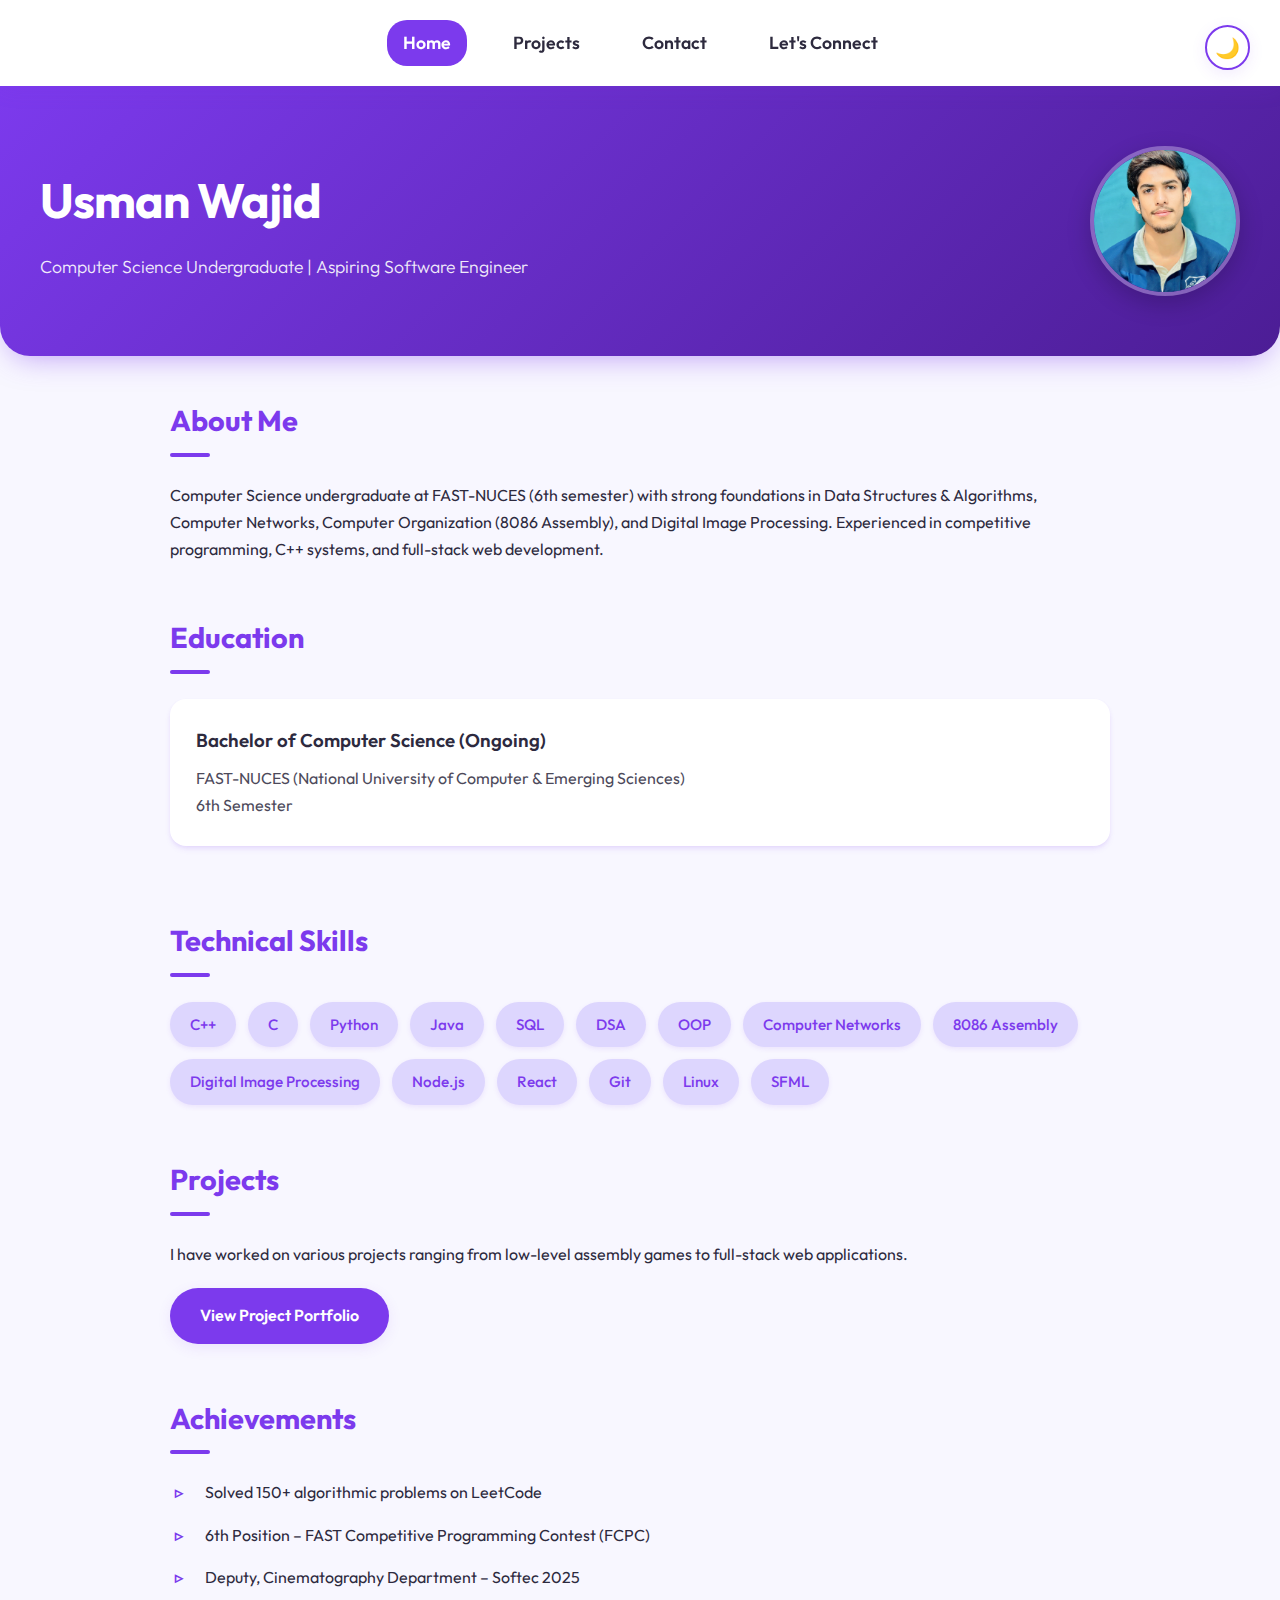
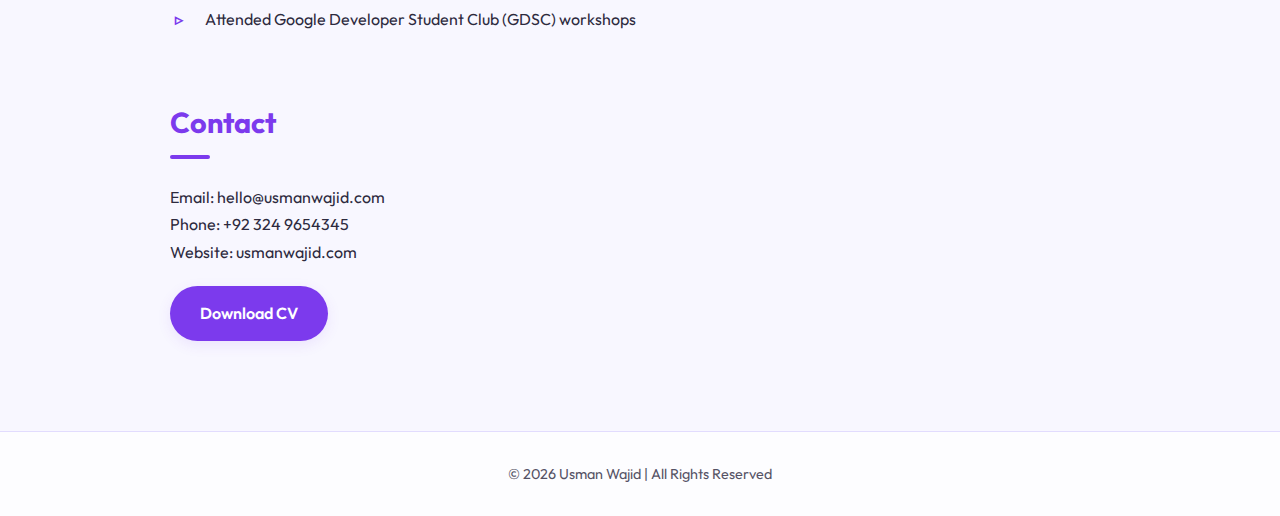
<file: index.html>
<!DOCTYPE html>
<html lang="en">

<head>
    <meta charset="UTF-8">
    <meta name="viewport" content="width=device-width, initial-scale=1.0">
    <title>Usman Wajid | CV</title>
    <!-- Google Fonts: Outfit -->
    <link rel="preconnect" href="https://fonts.googleapis.com">
    <link rel="preconnect" href="https://fonts.gstatic.com" crossorigin>
    <link href="https://fonts.googleapis.com/css2?family=Outfit:wght@300;400;500;600;700&display=swap" rel="stylesheet">
    <link rel="stylesheet" href="css/style.css">
</head>

<body>

    <!-- Dark / Light Toggle -->
    <input type="checkbox" id="theme-toggle">
    <label for="theme-toggle" class="theme-btn">🌙</label>

    <!-- NAVIGATION -->
    <nav class="nav-bar">
        <a href="index.html" class="nav-link active">Home</a>
        <a href="projects.html" class="nav-link">Projects</a>
        <a href="contact.html" class="nav-link">Contact</a>
        <a href="connect.html" class="nav-link">Let's Connect</a>
    </nav>

    <div class="page">

        <!-- HEADER -->
        <header class="header reveal">
            <div class="header-text">
                <h1>Usman Wajid</h1>
                <p>Computer Science Undergraduate | Aspiring Software Engineer</p>
            </div>
            <img src="images/usman.JPG" alt="Usman Wajid" class="profile-pic">
        </header>

        <!-- ABOUT -->
        <section class="section reveal">
            <h2>About Me</h2>
            <p>
                Computer Science undergraduate at FAST-NUCES (6th semester) with strong
                foundations in Data Structures & Algorithms, Computer Networks, Computer
                Organization (8086 Assembly), and Digital Image Processing. Experienced in
                competitive programming, C++ systems, and full-stack web development.
            </p>
        </section>

        <!-- EDUCATION -->
        <section class="section reveal">
            <h2>Education</h2>
            <div class="card">
                <h3>Bachelor of Computer Science (Ongoing)</h3>
                <p>FAST-NUCES (National University of Computer & Emerging Sciences)</p>
                <p>6th Semester</p>
            </div>
        </section>

        <!-- SKILLS -->
        <section class="section reveal">
            <h2>Technical Skills</h2>
            <ul class="skills">
                <li>C++</li>
                <li>C</li>
                <li>Python</li>
                <li>Java</li>
                <li>SQL</li>
                <li>DSA</li>
                <li>OOP</li>
                <li>Computer Networks</li>
                <li>8086 Assembly</li>
                <li>Digital Image Processing</li>
                <li>Node.js</li>
                <li>React</li>
                <li>Git</li>
                <li>Linux</li>
                <li>SFML</li>
            </ul>
        </section>

        <!-- PROJECTS -->
        <section class="section reveal">
            <h2>Projects</h2>
            <p style="margin-bottom: 20px;">I have worked on various projects ranging from low-level assembly games to
                full-stack web applications.</p>
            <a href="projects.html" class="download-btn" style="margin-top: 0;">View Project Portfolio</a>
        </section>

        <!-- ACHIEVEMENTS -->
        <section class="section reveal">
            <h2>Achievements</h2>
            <ul class="list">
                <li>Solved 150+ algorithmic problems on LeetCode</li>
                <li>6th Position – FAST Competitive Programming Contest (FCPC)</li>
                <li>Deputy, Cinematography Department – Softec 2025</li>
                <li>Attended Google Developer Student Club (GDSC) workshops</li>
            </ul>
        </section>

        <!-- CONTACT -->
        <section class="section reveal">
            <h2>Contact</h2>
            <p>Email: hello@usmanwajid.com</p>
            <p>Phone: +92 324 9654345</p>
            <p>Website: usmanwajid.com</p>

            <a href="Usman_Wajid_CV.pdf" download class="download-btn">
                Download CV
            </a>
        </section>

        <!-- FOOTER -->
        <footer class="footer reveal">
            © 2026 Usman Wajid | All Rights Reserved
        </footer>

    </div>
    <script src="js/animations.js"></script>
</body>

</html>
</file>
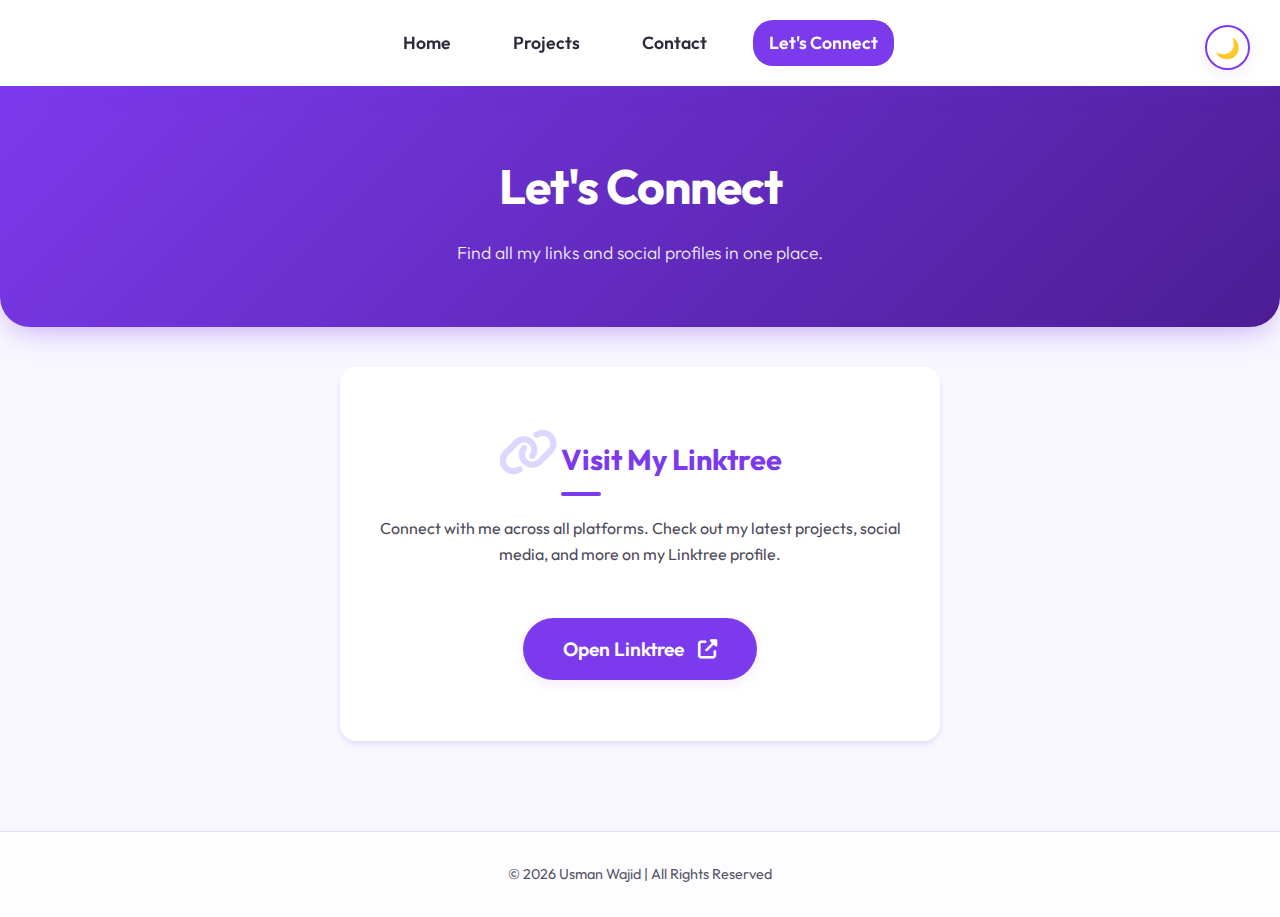
<file: connect.html>
<!DOCTYPE html>
<html lang="en">

<head>
    <meta charset="UTF-8">
    <meta name="viewport" content="width=device-width, initial-scale=1.0">
    <title>Let's Connect | Usman Wajid</title>
    <!-- Google Fonts: Outfit -->
    <link rel="preconnect" href="https://fonts.googleapis.com">
    <link rel="preconnect" href="https://fonts.gstatic.com" crossorigin>
    <link href="https://fonts.googleapis.com/css2?family=Outfit:wght@300;400;500;600;700&display=swap" rel="stylesheet">
    <link rel="stylesheet" href="css/style.css">
    <!-- Font Awesome for Social Icons -->
    <link rel="stylesheet" href="https://cdnjs.cloudflare.com/ajax/libs/font-awesome/6.5.1/css/all.min.css">
</head>

<body>

    <!-- Dark / Light Toggle -->
    <input type="checkbox" id="theme-toggle">
    <label for="theme-toggle" class="theme-btn">🌙</label>

    <!-- NAVIGATION -->
    <nav class="nav-bar">
        <a href="index.html" class="nav-link">Home</a>
        <a href="projects.html" class="nav-link">Projects</a>
        <a href="contact.html" class="nav-link">Contact</a>
        <a href="connect.html" class="nav-link active">Let's Connect</a>
    </nav>

    <div class="page">

        <!-- HEADER -->
        <header class="header reveal">
            <div class="header-text" style="width: 100%; text-align: center;">
                <h1>Let's Connect</h1>
                <p>Find all my links and social profiles in one place.</p>
            </div>
        </header>

        <!-- CONTENT -->
        <section class="section reveal">
            <div class="card" style="text-align: center; max-width: 600px; margin: 0 auto; padding: 60px 20px;">
                <i class="fas fa-link" style="font-size: 3rem; margin-bottom: 20px; color: var(--accent);"></i>
                <h2 style="margin-bottom: 20px;">Visit My Linktree</h2>
                <p style="margin-bottom: 30px; line-height: 1.6;">
                    Connect with me across all platforms. Check out my latest projects, social media, and more on my
                    Linktree profile.
                </p>
                <a href="https://linktr.ee/usmanwajid09" target="_blank" class="download-btn"
                    style="font-size: 1.2rem; padding: 15px 40px;">
                    Open Linktree <i class="fas fa-external-link-alt" style="margin-left: 10px;"></i>
                </a>
            </div>
        </section>

        <!-- FOOTER -->
        <footer class="footer reveal">
            © 2026 Usman Wajid | All Rights Reserved
        </footer>

    </div>
    <script src="js/animations.js"></script>
</body>

</html>
</file>
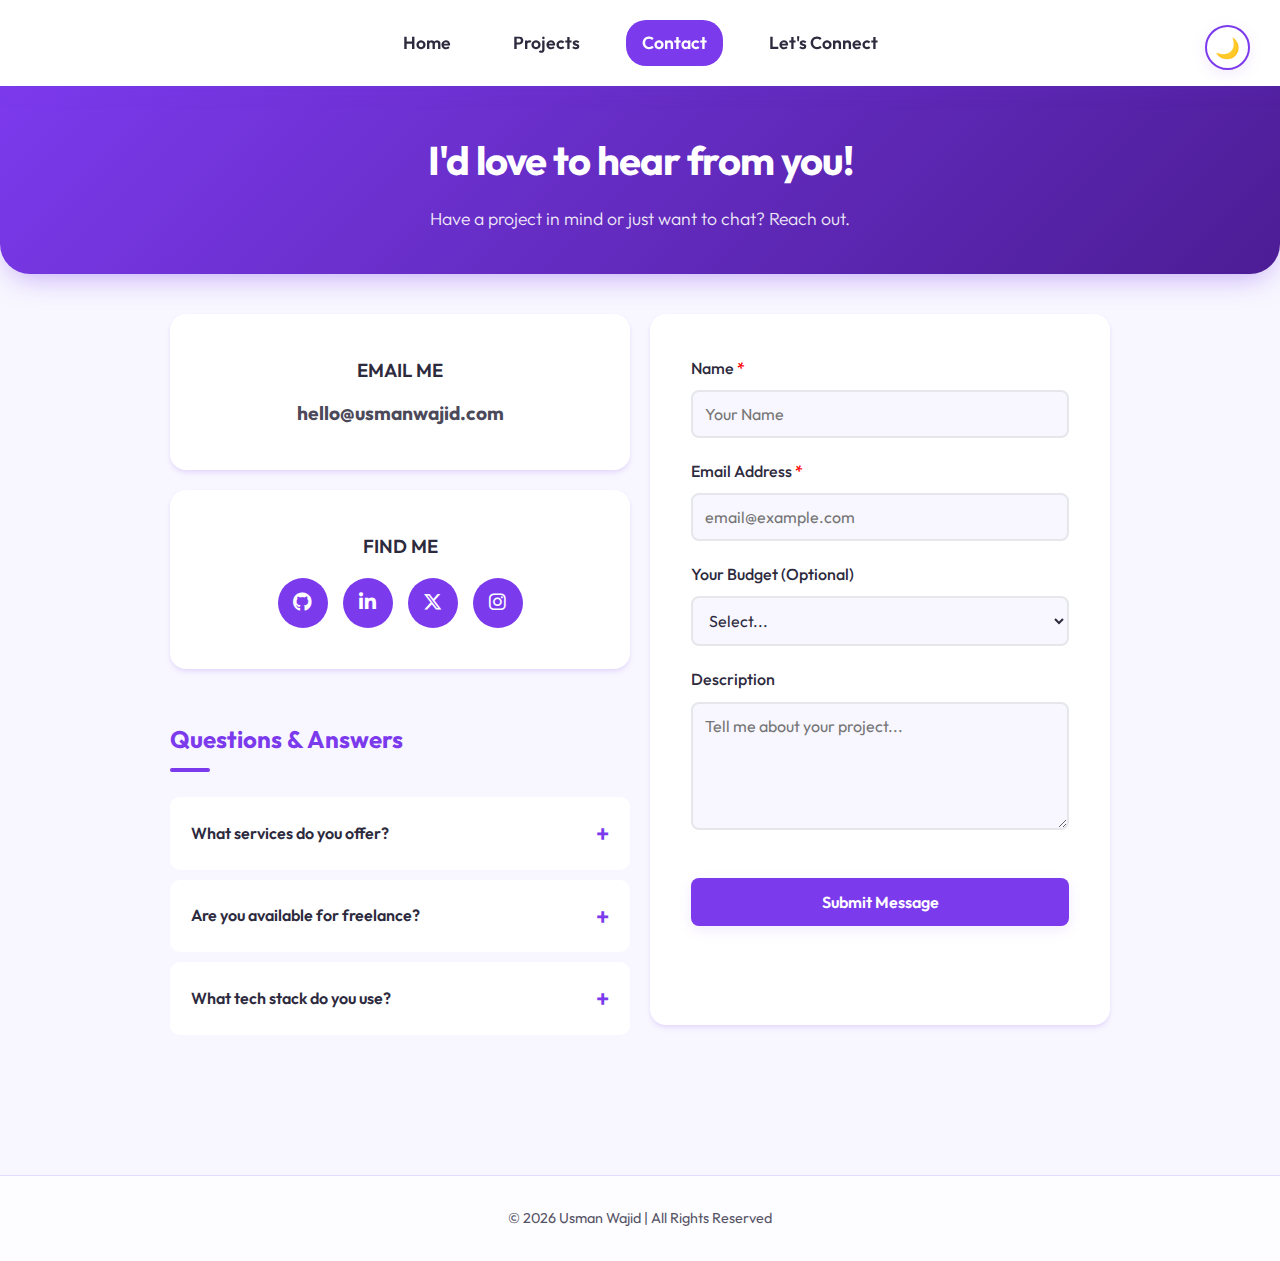
<file: contact.html>
<!DOCTYPE html>
<html lang="en">

<head>
    <meta charset="UTF-8">
    <meta name="viewport" content="width=device-width, initial-scale=1.0">
    <title>Contact | Usman Wajid</title>
    <!-- Google Fonts: Outfit -->
    <link rel="preconnect" href="https://fonts.googleapis.com">
    <link rel="preconnect" href="https://fonts.gstatic.com" crossorigin>
    <link href="https://fonts.googleapis.com/css2?family=Outfit:wght@300;400;500;600;700&display=swap" rel="stylesheet">
    <link rel="stylesheet" href="css/style.css">
    <!-- Font Awesome for Social Icons -->
    <link rel="stylesheet" href="https://cdnjs.cloudflare.com/ajax/libs/font-awesome/6.5.1/css/all.min.css">
    <style>
        .contact-header {
            padding: 40px;
            text-align: center;
        }

        .contact-header h1 {
            font-size: 2.5rem;
        }
    </style>
</head>

<body>

    <!-- Dark / Light Toggle -->
    <input type="checkbox" id="theme-toggle">
    <label for="theme-toggle" class="theme-btn">🌙</label>

    <!-- NAVIGATION -->
    <nav class="nav-bar">
        <a href="index.html" class="nav-link">Home</a>
        <a href="projects.html" class="nav-link">Projects</a>
        <a href="contact.html" class="nav-link active">Contact</a>
        <a href="connect.html" class="nav-link">Let's Connect</a>
    </nav>

    <div class="page">

        <!-- HEADER -->
        <header class="header contact-header reveal">
            <div class="header-text" style="width: 100%; text-align: center;">
                <h1>I'd love to hear from you!</h1>
                <p>Have a project in mind or just want to chat? Reach out.</p>
            </div>
        </header>

        <section class="section">

            <div class="contact-grid">
                <!-- Left Column: Contact Info Cards -->
                <div>
                    <!-- Email Card -->
                    <div class="card contact-card reveal">
                        <h3>EMAIL ME</h3>
                        <p style="font-size: 1.2rem; font-weight: bold; margin-top: 10px;">
                            hello@usmanwajid.com
                        </p>
                    </div>

                    <!-- Socials Card -->
                    <div class="card contact-card reveal">
                        <h3>FIND ME</h3>
                        <div class="contact-socials">
                            <a href="https://github.com/usmanwajid09" class="social-circle"><i
                                    class="fab fa-github"></i></a>
                            <a href="https://pk.linkedin.com/in/usmanwajid26" class="social-circle"><i
                                    class="fab fa-linkedin-in"></i></a>
                            <a href="https://twitter.com/UsmanWajid13" class="social-circle"><i
                                    class="fab fa-x-twitter"></i></a>
                            <a href="https://www.instagram.com/usman_.wajid" class="social-circle"><i
                                    class="fab fa-instagram"></i></a>
                        </div>
                    </div>

                    <!-- FAQ Section -->
                    <h2 style="margin-top: 30px; font-size: 1.5rem;" class="reveal">Questions & Answers</h2>

                    <details class="faq-details reveal">
                        <summary class="faq-summary">What services do you offer?</summary>
                        <div class="faq-content">
                            I specialize in Full-Stack Web Development, Data Structures & Algorithms solutions, and C++
                            Systems programming. I can help build responsive websites or optimize complex backend logic.
                        </div>
                    </details>

                    <details class="faq-details reveal">
                        <summary class="faq-summary">Are you available for freelance?</summary>
                        <div class="faq-content">
                            Yes, I am currently open to freelance opportunities and internships.
                        </div>
                    </details>

                    <details class="faq-details reveal">
                        <summary class="faq-summary">What tech stack do you use?</summary>
                        <div class="faq-content">
                            My primary stack includes React, Node.js, and C++. I'm also proficient with Python, SQL, and
                            8086 Assembly.
                        </div>
                    </details>

                </div>

                <!-- Right Column: Form -->
                <!-- Note: Form does not stay functional without a backend, added placeholder action -->
                <div class="card reveal" style="padding: 40px;">
                    <form class="contact-form" action="#" method="POST">
                        <label>Name <span style="color:red">*</span></label>
                        <input type="text" placeholder="Your Name" required>

                        <label>Email Address <span style="color:red">*</span></label>
                        <input type="email" placeholder="email@example.com" required>

                        <label>Your Budget (Optional)</label>
                        <select>
                            <option>Select...</option>
                            <option>Less than $500</option>
                            <option>$500 - $1000</option>
                            <option>$1000 - $5000</option>
                            <option>More than $5000</option>
                        </select>

                        <label>Description</label>
                        <textarea rows="5" placeholder="Tell me about your project..."></textarea>

                        <button type="submit" class="download-btn" style="width: 100%; border-radius: 8px;">Submit
                            Message</button>
                    </form>
                </div>

            </div>

        </section>

        <!-- FOOTER -->
        <footer class="footer reveal">
            © 2026 Usman Wajid | All Rights Reserved
        </footer>

    </div>
    <script src="js/animations.js"></script>
</body>

</html>
</file>
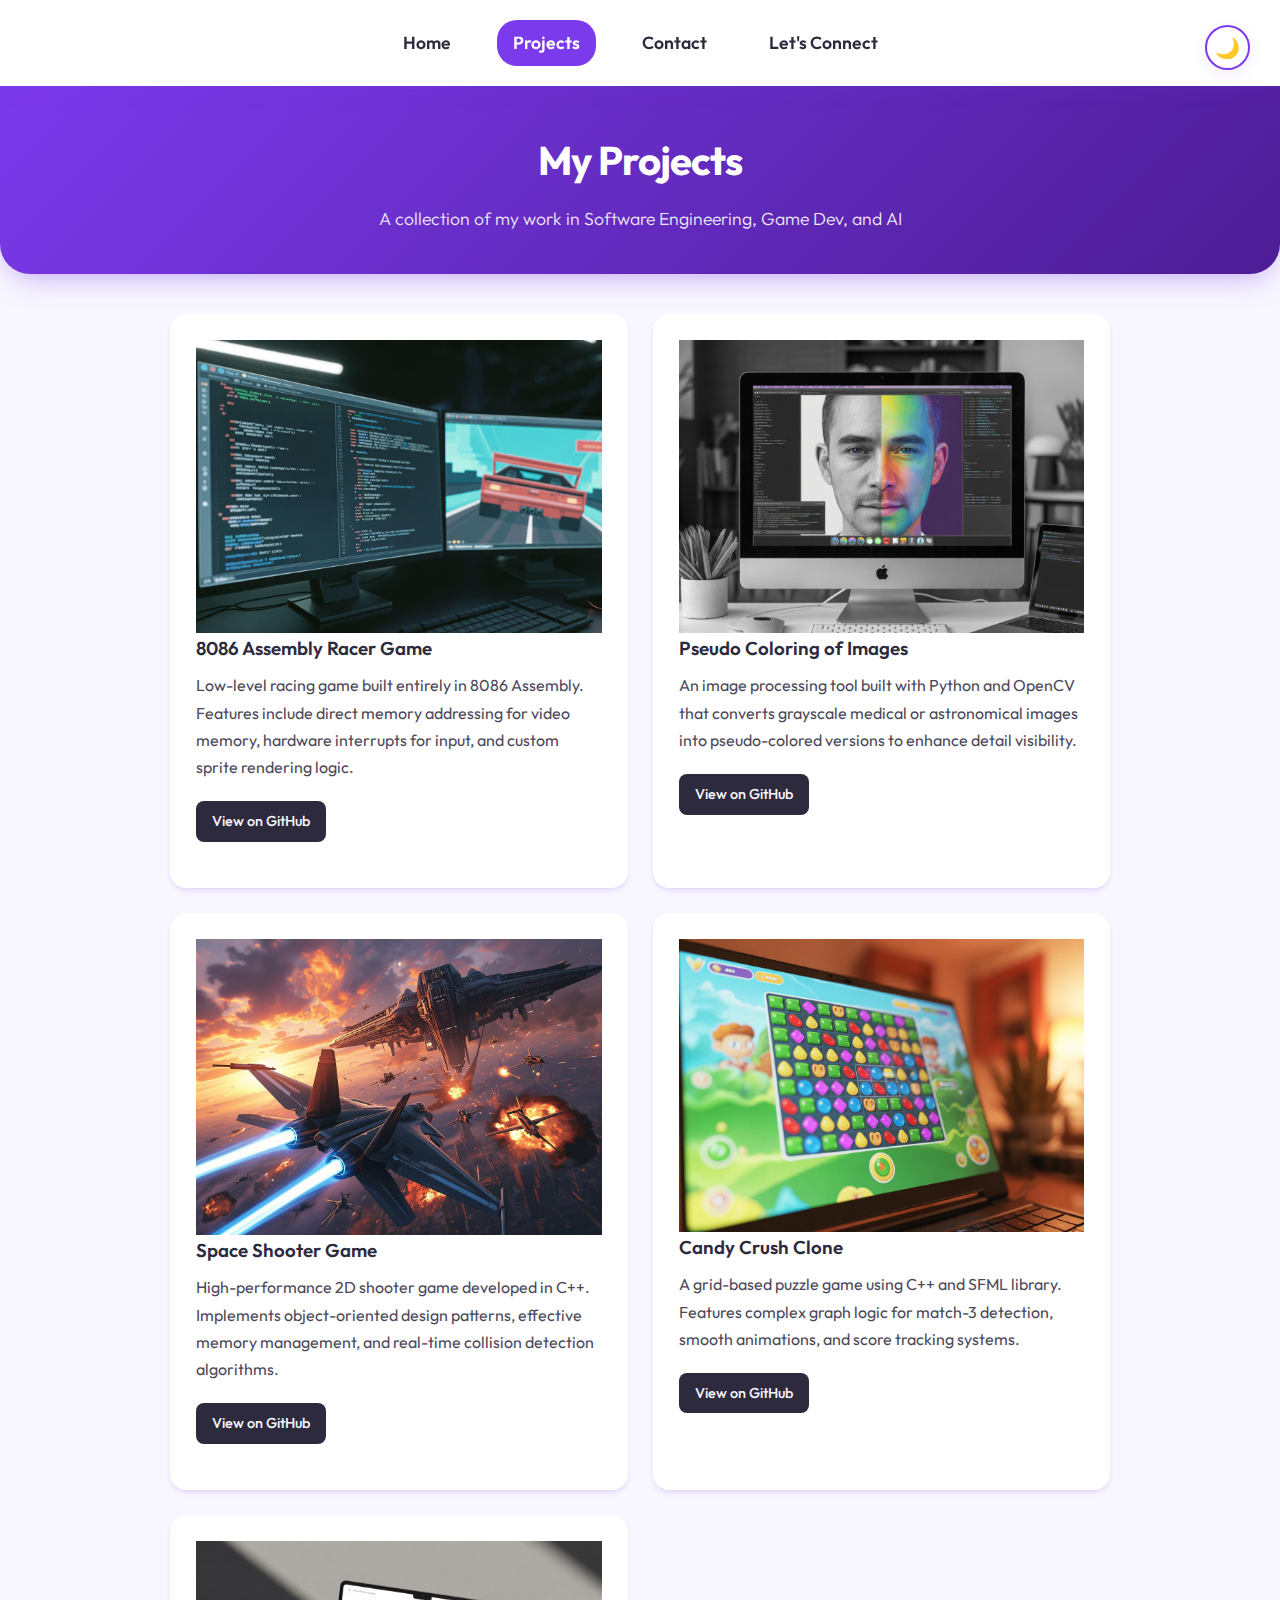
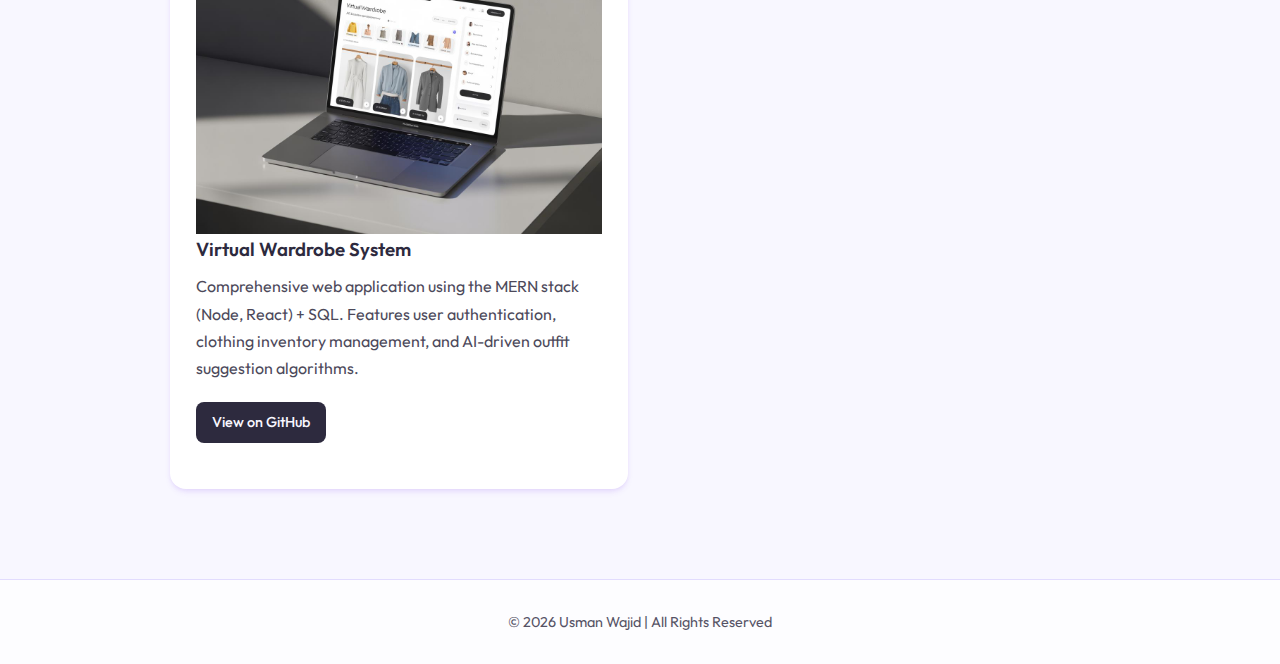
<file: projects.html>
<!DOCTYPE html>
<html lang="en">

<head>
    <meta charset="UTF-8">
    <meta name="viewport" content="width=device-width, initial-scale=1.0">
    <title>Projects | Usman Wajid</title>
    <!-- Google Fonts: Outfit -->
    <link rel="preconnect" href="https://fonts.googleapis.com">
    <link rel="preconnect" href="https://fonts.gstatic.com" crossorigin>
    <link href="https://fonts.googleapis.com/css2?family=Outfit:wght@300;400;500;600;700&display=swap" rel="stylesheet">
    <link rel="stylesheet" href="css/style.css">
    <style>
        /* Override header for this page */
        .project-header {
            padding: 40px;
            text-align: center;
        }

        .project-header h1 {
            font-size: 2.5rem;
        }
    </style>
</head>

<body>

    <!-- Dark / Light Toggle -->
    <input type="checkbox" id="theme-toggle">
    <label for="theme-toggle" class="theme-btn">🌙</label>

    <!-- NAVIGATION -->
    <nav class="nav-bar">
        <a href="index.html" class="nav-link">Home</a>
        <a href="projects.html" class="nav-link active">Projects</a>
        <a href="contact.html" class="nav-link">Contact</a>
        <a href="connect.html" class="nav-link">Let's Connect</a>
    </nav>

    <div class="page">

        <!-- HEADER -->
        <header class="header project-header reveal">
            <div class="header-text" style="width: 100%; text-align: center;">
                <h1>My Projects</h1>
                <p>A collection of my work in Software Engineering, Game Dev, and AI</p>
            </div>
        </header>

        <!-- PROJECTS GRID -->
        <section class="section">
            <div class="projects-grid">

                <!-- Project 1 -->
                <div class="card project-card reveal">
                    <img src="images/asm_racer.jpeg" alt="Assembly Racer Game" class="project-img">
                    <div class="project-content">
                        <h3>8086 Assembly Racer Game</h3>
                        <p>Low-level racing game built entirely in 8086 Assembly. Features include direct memory
                            addressing for video memory, hardware interrupts for input, and custom sprite rendering
                            logic.</p>
                        <div class="project-links">
                            <a href="https://github.com/usmanwajid09/ASM-Racer" class="github-btn">
                                View on GitHub
                            </a>
                        </div>
                    </div>
                </div>

                <!-- Project 2 -->
                <div class="card project-card reveal">
                    <img src="images/dip.jpeg" alt="Pseudo Coloring" class="project-img">
                    <div class="project-content">
                        <h3>Pseudo Coloring of Images</h3>
                        <p>An image processing tool built with Python and OpenCV that converts grayscale medical or
                            astronomical images into pseudo-colored versions to enhance detail visibility.</p>
                        <div class="project-links">
                            <a href="https://github.com/usmanwajid09/Pseudo-coloring" class="github-btn">
                                View on GitHub
                            </a>
                        </div>
                    </div>
                </div>

                <!-- Project 3 -->
                <div class="card project-card reveal">
                    <img src="images/space_shooter.jpeg" alt="Space Shooter" class="project-img">
                    <div class="project-content">
                        <h3>Space Shooter Game</h3>
                        <p>High-performance 2D shooter game developed in C++. Implements object-oriented design
                            patterns, effective memory management, and real-time collision detection algorithms.</p>
                        <div class="project-links">
                            <a href="https://github.com/usmanwajid09/spaceshooter" class="github-btn">
                                View on GitHub
                            </a>
                        </div>
                    </div>
                </div>

                <!-- Project 4 -->
                <div class="card project-card reveal">
                    <img src="images/candy_crush.jpeg" alt="Candy Crush Clone" class="project-img">
                    <div class="project-content">
                        <h3>Candy Crush Clone</h3>
                        <p>A grid-based puzzle game using C++ and SFML library. Features complex graph logic for match-3
                            detection, smooth animations, and score tracking systems.</p>
                        <div class="project-links">
                            <a href="https://github.com/usmanwajid09/Candy-Crush" class="github-btn">
                                View on GitHub
                            </a>
                        </div>
                    </div>
                </div>

                <!-- Project 5 -->
                <div class="card project-card reveal">
                    <img src="images/wardrobe.jpeg" alt="Virtual Wardrobe" class="project-img">
                    <div class="project-content">
                        <h3>Virtual Wardrobe System</h3>
                        <p>Comprehensive web application using the MERN stack (Node, React) + SQL. Features user
                            authentication, clothing inventory management, and AI-driven outfit suggestion algorithms.
                        </p>
                        <div class="project-links">
                            <a href="https://github.com/usmanwajid09/Virtual-Wardrobe" class="github-btn">
                                View on GitHub
                            </a>
                        </div>
                    </div>
                </div>

            </div>
        </section>

        <!-- FOOTER -->
        <footer class="footer reveal">
            © 2026 Usman Wajid | All Rights Reserved
        </footer>

    </div>
    <script src="js/animations.js"></script>
</body>

</html>
</file>
<file: css/style.css>
/* ================= VARIABLES ================= */
:root {
    /* Premium Purple Theme - Light Mode */
    --bg: #f8f7ff;
    /* Very pale purple/white */
    --text: #2d2a3e;
    /* Dark slate/purple */
    --card: #ffffff;
    --primary: #7c3aed;
    /* Vivid Violet */
    --primary-hover: #6d28d9;
    --accent: #ddd6fe;
    /* Light violet for backgrounds */
    --shadow: rgba(124, 58, 237, 0.1);
    --border: #e5e7eb;
}

/* ================= DARK MODE (CSS ONLY) ================= */
/* Using :has() to target body when checkbox is checked */
body:has(#theme-toggle:checked) {
    --bg: #0f0c29;
    /* Deep dark purple/black */
    --text: #e2e8f0;
    --card: #1e1b4b;
    /* Deep indigo */
    --primary: #a78bfa;
    /* Light Violet */
    --primary-hover: #c4b5fd;
    --accent: #312e81;
    --shadow: rgba(0, 0, 0, 0.4);
    --border: #4c1d95;
}

/* Hide the checkbox */
#theme-toggle {
    display: none;
}

/* ================= RESET ================= */
* {
    margin: 0;
    padding: 0;
    box-sizing: border-box;
    font-family: 'Outfit', 'Segoe UI', sans-serif;
    transition: background-color 0.3s ease, color 0.3s ease, transform 0.2s ease;
}

/* ================= BODY ================= */
body {
    background: var(--bg);
    color: var(--text);
    line-height: 1.7;
    min-height: 100vh;
}

/* ================= TOGGLE BUTTON ================= */
.theme-btn {
    position: fixed;
    top: 25px;
    right: 30px;
    background: var(--card);
    color: var(--primary);
    width: 45px;
    height: 45px;
    border-radius: 50%;
    cursor: pointer;
    font-size: 20px;
    display: flex;
    align-items: center;
    justify-content: center;
    box-shadow: 0 4px 15px var(--shadow);
    z-index: 1000;
    border: 2px solid var(--primary);
    user-select: none;
}

.theme-btn:hover {
    transform: scale(1.1);
}

/* ================= NAV BAR ================= */
.nav-bar {
    display: flex;
    justify-content: center;
    gap: 30px;
    padding: 20px;
    background: var(--card);
    box-shadow: 0 4px 20px var(--shadow);
    position: sticky;
    top: 0;
    z-index: 900;
}

.nav-link {
    text-decoration: none;
    color: var(--text);
    font-weight: 600;
    font-size: 1.1rem;
    padding: 8px 16px;
    border-radius: 20px;
    transition: all 0.3s ease;
}

.nav-link:hover,
.nav-link.active {
    background: var(--primary);
    color: white;
}


/* ================= HEADER ================= */
.header {
    display: flex;
    justify-content: space-between;
    align-items: center;
    padding: 60px 40px;
    background: linear-gradient(135deg, var(--primary), #4c1d95);
    color: white;
    flex-wrap: wrap;
    border-bottom-left-radius: 30px;
    border-bottom-right-radius: 30px;
    box-shadow: 0 10px 30px -10px rgba(124, 58, 237, 0.5);
    margin-bottom: 40px;
}

.header-text h1 {
    font-size: 3rem;
    font-weight: 700;
    margin-bottom: 10px;
    letter-spacing: -1px;
}

.header-text p {
    font-size: 1.1rem;
    opacity: 0.9;
    font-weight: 300;
}

.profile-pic {
    width: 150px;
    height: 150px;
    border-radius: 50%;
    object-fit: cover;
    border: 4px solid rgba(255, 255, 255, 0.3);
    box-shadow: 0 8px 25px rgba(0, 0, 0, 0.2);
    /* Improve image rendering */
    image-rendering: -webkit-optimize-contrast;
    transform: translateZ(0);
    /* Hardware accel for sharpness */
}

/* ================= SECTIONS ================= */
.section {
    max-width: 1000px;
    margin: auto;
    padding: 0 30px 50px 30px;
}

.section h2 {
    margin-bottom: 25px;
    color: var(--primary);
    font-size: 1.8rem;
    position: relative;
    display: inline-block;
}

.section h2::after {
    content: '';
    display: block;
    width: 40px;
    height: 4px;
    background: var(--primary);
    margin-top: 8px;
    border-radius: 2px;
}

/* ================= CARDS ================= */
.card {
    background: var(--card);
    padding: 25px;
    margin-bottom: 20px;
    border-radius: 16px;
    box-shadow: 0 4px 6px -1px var(--shadow), 0 2px 4px -1px var(--shadow);
    border: 1px solid transparent;
}

.card:hover {
    transform: translateY(-3px);
    box-shadow: 0 10px 15px -3px var(--shadow), 0 4px 6px -2px var(--shadow);
    border-color: var(--primary);
}

.card h3 {
    color: var(--text);
    margin-bottom: 8px;
    font-weight: 600;
}

.card p {
    color: var(--text);
    opacity: 0.85;
}

/* ================= PROJECTS GRID ================= */
.projects-grid {
    display: grid;
    grid-template-columns: repeat(auto-fit, minmax(300px, 1fr));
    gap: 25px;
}

.project-card {
    display: flex;
    flex-direction: column;
    height: 100%;
}

.project-img-placeholder {
    width: 100%;
    height: 180px;
    background: linear-gradient(135deg, var(--accent), var(--primary));
    border-radius: 12px;
    margin-bottom: 15px;
    display: flex;
    align-items: center;
    justify-content: center;
    color: var(--primary);
    font-weight: bold;
    font-size: 1.2rem;
    border: 2px dashed var(--primary);
    opacity: 0.7;
}

.project-content {
    flex-grow: 1;
}

.project-links {
    margin-top: 20px;
}

.github-btn {
    display: inline-flex;
    align-items: center;
    gap: 8px;
    padding: 8px 16px;
    background: var(--text);
    /* Black/Dark for Github */
    color: var(--bg);
    border-radius: 8px;
    text-decoration: none;
    font-size: 0.9rem;
    font-weight: 500;
    transition: 0.2s;
}

.github-btn:hover {
    opacity: 0.8;
    transform: translateY(-2px);
}

/* ================= CONTACT PAGE ================= */
.contact-grid {
    display: grid;
    grid-template-columns: 1fr 1fr;
    gap: 20px;
    margin-bottom: 40px;
}

.contact-card {
    text-align: center;
    padding: 40px 20px;
}

.contact-socials {
    display: flex;
    justify-content: center;
    gap: 15px;
    margin-top: 15px;
}

.social-circle {
    width: 50px;
    height: 50px;
    border-radius: 50%;
    background: var(--primary);
    color: white;
    display: flex;
    align-items: center;
    justify-content: center;
    text-decoration: none;
    font-size: 1.2rem;
    transition: 0.2s;
}

.social-circle:hover {
    background: var(--primary-hover);
    transform: scale(1.1);
}

/* Form Styles */
.contact-form label {
    display: block;
    margin-bottom: 8px;
    color: var(--text);
    font-weight: 500;
}

.contact-form input,
.contact-form textarea,
.contact-form select {
    width: 100%;
    padding: 12px;
    margin-bottom: 20px;
    background: var(--bg);
    border: 2px solid var(--border);
    border-radius: 8px;
    color: var(--text);
    font-size: 1rem;
    outline: none;
    transition: 0.3s;
}

.contact-form input:focus,
.contact-form textarea:focus,
.contact-form select:focus {
    border-color: var(--primary);
    box-shadow: 0 0 0 4px var(--shadow);
}

/* FAQ Styles */
.faq-details {
    background: var(--card);
    margin-bottom: 10px;
    border-radius: 10px;
    border: 1px solid transparent;
    overflow: hidden;
}

.faq-details[open] {
    border-color: var(--primary);
}

.faq-summary {
    padding: 15px 20px;
    font-weight: 600;
    cursor: pointer;
    list-style: none;
    /* Hide default triangle */
    display: flex;
    justify-content: space-between;
    align-items: center;
    color: var(--text);
}

.faq-summary::-webkit-details-marker {
    display: none;
}

.faq-summary::after {
    content: '+';
    font-size: 1.5rem;
    color: var(--primary);
}

.faq-details[open] .faq-summary::after {
    content: '-';
}

.faq-content {
    padding: 0 20px 20px 20px;
    color: var(--text);
    opacity: 0.9;
    font-size: 0.95rem;
}

/* ================= SKILLS ================= */
.skills {
    display: flex;
    flex-wrap: wrap;
    list-style: none;
    gap: 12px;
}

.skills li {
    background: var(--accent);
    color: var(--primary);
    padding: 10px 20px;
    border-radius: 50px;
    font-size: 0.95rem;
    font-weight: 500;
    box-shadow: 0 2px 5px var(--shadow);
}

/* ================= LIST ================= */
.list {
    padding-left: 20px;
    list-style-type: none;
}

.list li {
    margin-bottom: 15px;
    position: relative;
    padding-left: 15px;
}

.list li::before {
    content: '▹';
    color: var(--primary);
    position: absolute;
    left: -15px;
    font-weight: bold;
}

/* ================= DOWNLOAD BUTTON ================= */
.download-btn {
    display: inline-block;
    margin-top: 20px;
    padding: 14px 30px;
    background: var(--primary);
    color: white;
    /* Always white on button */
    text-decoration: none;
    border-radius: 50px;
    font-weight: 600;
    box-shadow: 0 4px 14px var(--shadow);
    border: none;
    cursor: pointer;
    font-size: 1rem;
}

.download-btn:hover {
    background: var(--primary-hover);
    transform: translateY(-2px);
    box-shadow: 0 6px 20px var(--shadow);
}

/* ================= FOOTER ================= */
.footer {
    background: var(--card);
    color: var(--text);
    text-align: center;
    padding: 30px;
    margin-top: 40px;
    border-top: 1px solid var(--accent);
    font-size: 0.9rem;
    opacity: 0.8;
}

/* ================= RESPONSIVE ================= */
@media (max-width: 768px) {
    .header {
        flex-direction: column;
        text-align: center;
        padding: 40px 20px;
    }

    .header-text {
        margin-bottom: 30px;
    }

    .theme-btn {
        top: 15px;
        right: 15px;
    }

    .nav-bar {
        padding: 15px;
        gap: 15px;
    }

    .contact-grid {
        grid-template-columns: 1fr;
    }
}
</file>
